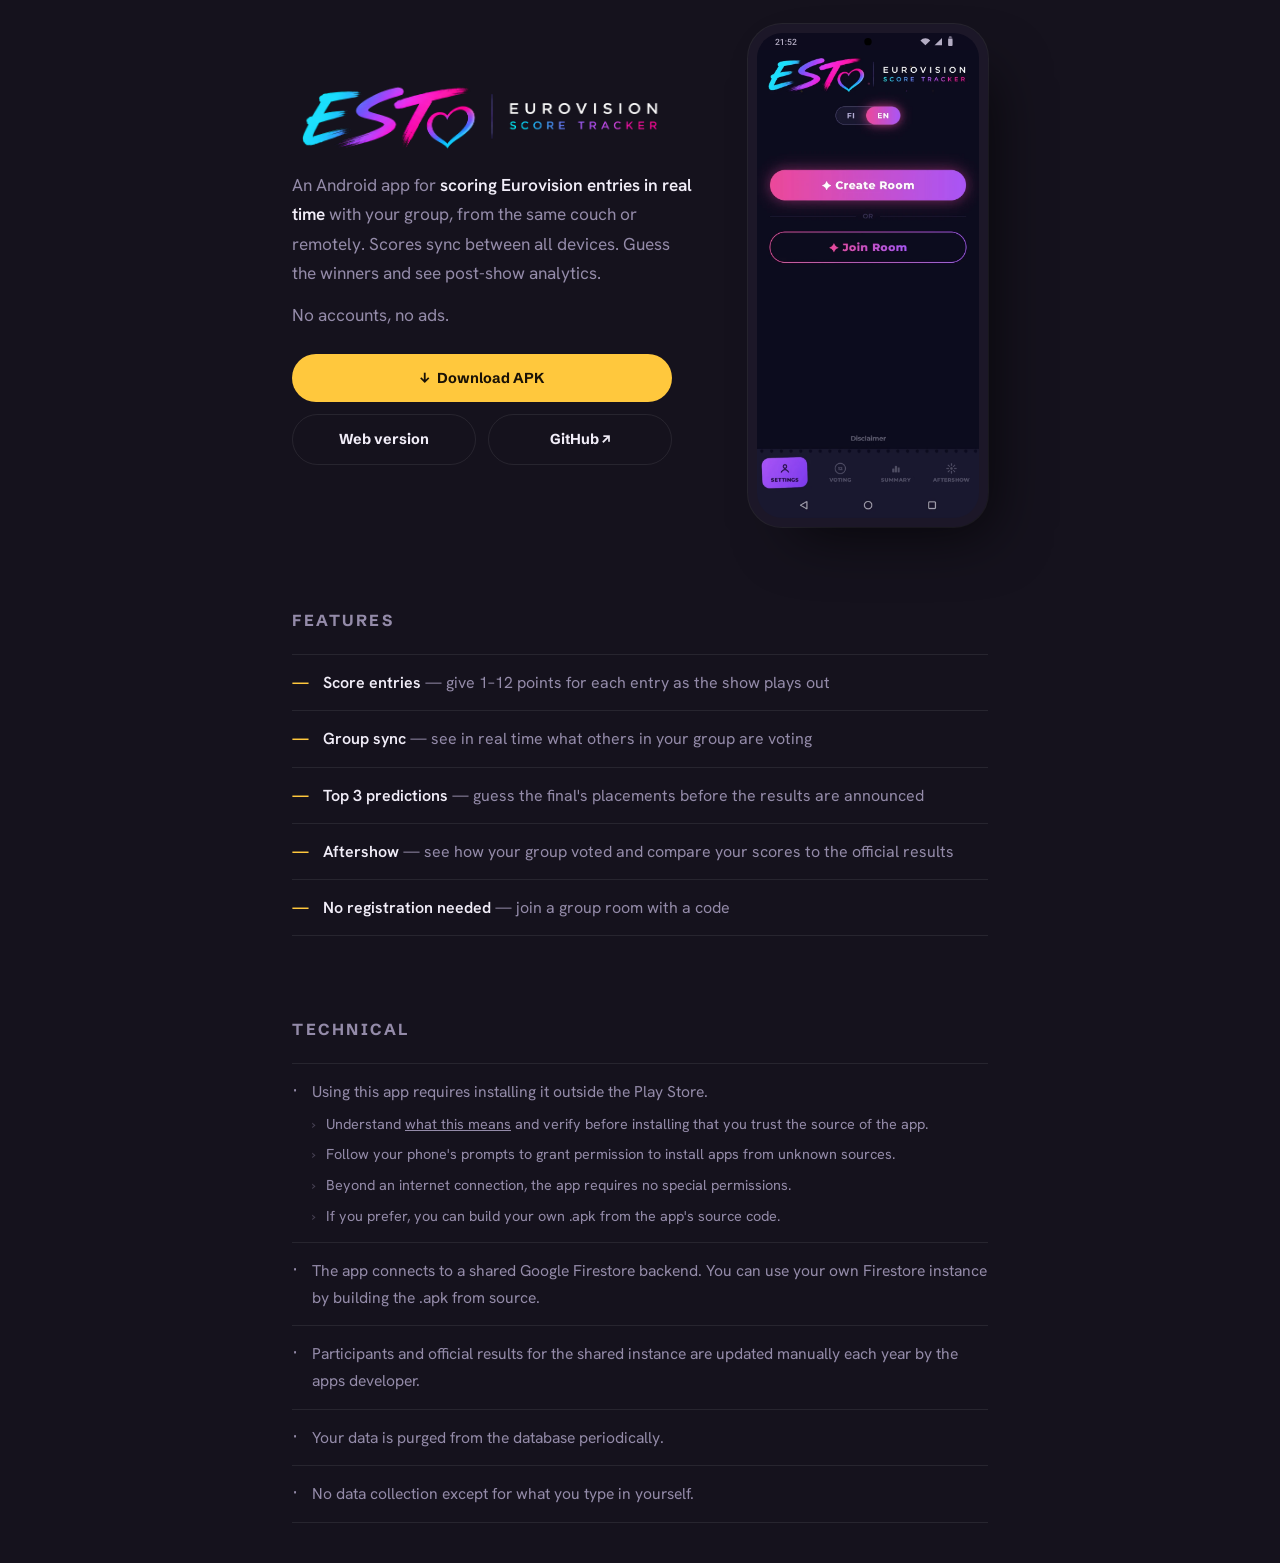
<file: docs/index.html>
<!DOCTYPE html>
<html lang="en">
<head>
<meta charset="UTF-8">
<meta name="viewport" content="width=device-width, initial-scale=1.0">
<title>EST — Eurovision Score Tracker</title>
<link rel="icon" href="favicon.svg" type="image/svg+xml">
<link rel="preconnect" href="https://fonts.googleapis.com">
<link rel="preconnect" href="https://fonts.gstatic.com" crossorigin="">
<link href="https://fonts.googleapis.com/css2?family=Schibsted+Grotesk:wght@500;600;700;800&family=Hanken+Grotesk:wght@400;500;600&family=Roboto:wght@500&display=swap" rel="stylesheet">
<style>
:root{
  --bg:#15121d;
  --bg-2:#1c1828;
  --card:#221d31;
  --text:#f1edf8;
  --muted:#948ba9;
  --gold:#ffc83d;
  --cyan:#38d9f5;
  --purple:#a64dff;
  --pink:#ff3a8c;
  --grad:linear-gradient(100deg,var(--cyan) 0%,var(--purple) 52%,var(--pink) 100%);
  --line:rgba(255,255,255,0.08);
}
*,*::before,*::after{box-sizing:border-box;margin:0;padding:0;}
html{scroll-behavior:smooth;}
body{font-family:'Hanken Grotesk',sans-serif;background:var(--bg);color:var(--text);line-height:1.7;-webkit-font-smoothing:antialiased;}
h2{font-family:'Schibsted Grotesk',sans-serif;font-size:1rem;font-weight:700;letter-spacing:.16em;text-transform:uppercase;color:var(--muted);margin-bottom:20px;}
a{color:var(--gold);text-decoration:none;}
a:hover{text-decoration:underline;}
.container{max-width:760px;margin:0 auto;padding:0 32px;}


/* intro */
.intro{padding:24px 0 40px;display:grid;grid-template-columns:1fr auto;gap:56px;align-items:center;}
.intro-banner{display:block;width:400px;height:65px;object-fit:cover;margin:0 0 20px -10px;cursor:pointer;user-select:none;-webkit-user-select:none;touch-action:manipulation;}
.intro-text p{font-size:1.08rem;color:var(--muted);max-width:520px;margin-bottom:12px;}
.intro-text p b{color:var(--text);font-weight:600;}
/* Download spans the full row; the two outlined buttons share the row below it equally. */
.btn-row{display:grid;grid-template-columns:1fr 1fr;gap:12px;max-width:380px;margin-top:24px;}
.btn-row a{justify-content:center;text-align:center;padding-left:16px;padding-right:16px;}
.btn-row .dl-btn{grid-column:1 / -1;}
.dl-btn{display:inline-flex;align-items:center;gap:8px;padding:12px 24px;border-radius:999px;background:var(--gold);color:#1a1206;font-family:'Schibsted Grotesk';font-weight:700;font-size:.9rem;transition:all .15s;}
.dl-btn:hover{background:#ffd96b;text-decoration:none;transform:translateY(-1px);}
.gh-btn{display:inline-flex;align-items:center;gap:8px;padding:12px 24px;border-radius:999px;background:transparent;color:var(--text);border:1.5px solid var(--line);font-family:'Schibsted Grotesk';font-weight:700;font-size:.9rem;transition:all .15s;}
.gh-btn:hover{border-color:rgba(255,255,255,0.3);text-decoration:none;transform:translateY(-1px);}
.phone{width:240px;flex-shrink:0;border-radius:34px;padding:9px;background:#1c1728;box-shadow:24px 28px 60px -24px rgba(0,0,0,.7),0 0 0 1px var(--line);display:flex;flex-direction:column;}
.phone img{display:block;width:100%;}
.screen{border-radius:25px;overflow:hidden;}
.status-bar{display:block;width:100%;}
.slider-wrap{overflow:hidden;}
.slider-track{display:flex;will-change:transform;transition:transform .45s cubic-bezier(.4,0,.2,1);}
.phone .slider-track img{flex-shrink:0;border-radius:0;}

/* divider */
hr{border:0;border-top:1px solid var(--line);margin:0;}

/* sections */
.section{padding:40px 0;}

/* feature list */
ul.feat{list-style:none;display:flex;flex-direction:column;gap:0;}
ul.feat li{padding:14px 0;border-bottom:1px solid var(--line);font-size:1rem;color:var(--muted);display:flex;gap:14px;align-items:flex-start;}
ul.feat li span{flex:1;}
ul.feat li:first-child{border-top:1px solid var(--line);}
ul.feat li::before{content:"—";color:var(--gold);font-weight:700;flex-shrink:0;}
ul.feat li b{color:var(--text);font-weight:600;}

/* tech list */
ul.tech{list-style:none;display:flex;flex-direction:column;gap:0;}
ul.tech li{padding:14px 0;border-bottom:1px solid var(--line);font-size:.98rem;color:var(--muted);display:flex;gap:14px;align-items:baseline;}
ul.tech li:first-child{border-top:1px solid var(--line);}
ul.tech li::before{content:"·";color:var(--muted);flex-shrink:0;font-size:1.2rem;line-height:1.4;}
ul.tech li code{font-family:monospace;font-size:.9em;background:var(--card);padding:2px 7px;border-radius:4px;color:var(--cyan);}
ul.tech li a{color:inherit;text-decoration:underline;}
ul.tech li a:hover{opacity:0.75;text-decoration:underline;}
ul.tech li .sub{display:block;position:relative;padding-left:14px;margin-top:6px;font-size:.92em;}
ul.tech li .sub::before{content:"›";position:absolute;left:0;opacity:.4;}

@media(max-width:640px){
  .intro{grid-template-columns:1fr;gap:36px;padding-top:16px;}
  .phone{width:190px;justify-self:center;}
  .intro-banner{width:340px;height:auto;}
}
</style>
</head>
<body>


<main>
  <div class="container">

    <section class="intro" id="top">
      <div class="intro-text">
        <img class="intro-banner" src="assets/banner_full.png" alt="EST — Eurovision Score Tracker">
        <p><span data-t="desc-prefix"></span><b data-t="desc-bold"></b> <span data-t="desc-rest"></span></p>
        <p data-t="tagline"></p>
        <div class="btn-row">
          <a class="dl-btn" href="https://github.com/github-0/est/releases/latest/download/app-release.apk" data-t="dl"></a>
          <a class="gh-btn" href="app/" data-t="web"></a>
          <a class="gh-btn" href="https://github.com/github-0/est">GitHub ↗</a>
        </div>
      </div>
      <div class="phone">
        <div class="screen">
        <!-- Placeholder Android status bar, drawn in screenshot pixels (720 px wide), so the screenshots can stay cropped below it. -->
        <svg class="status-bar" viewBox="0 0 720 56" aria-hidden="true">
          <rect width="720" height="56" fill="#0d0b1e"/>
          <text id="status-time" x="58" y="40" fill="#b4adc4" font-family="Roboto,sans-serif" font-size="28" font-weight="500" text-rendering="geometricPrecision">21:00</text>
          <circle cx="360" cy="28" r="12" fill="#000"/>
          <g fill="#b4adc4">
            <path d="M0 0L-16 -16A22.6 22.6 0 0 1 16 -16Z" transform="translate(546 40)"/>
            <path d="M0 0H24V-24Z" transform="translate(576 40)"/>
            <rect x="620" y="14" width="14" height="28" rx="3" fill-opacity=".35"/>
            <rect x="620" y="19" width="14" height="23" rx="3"/>
            <rect x="623" y="11" width="8" height="4" rx="1"/>
          </g>
        </svg>
        <div class="slider-wrap">
          <div class="slider-track" id="slider-track">
            <img data-screen="join" src="assets/screenshots/en_join.webp" alt="Create or join a room">
            <img data-screen="settings" src="assets/screenshots/en_settings.webp" alt="Room and show">
            <img data-screen="voting" src="assets/screenshots/en_voting.webp" alt="Voting">
            <img data-screen="picker" src="assets/screenshots/en_picker.webp" alt="Give points">
            <img data-screen="summary" src="assets/screenshots/en_summary.webp" alt="Summary">
            <img data-screen="map" src="assets/screenshots/en_map.webp" alt="Aftershow map">
            <img data-screen="twins" src="assets/screenshots/en_twins.webp" alt="Taste twins">
          </div>
        </div>
        </div>
      </div>
    </section>



    <section class="section" id="features">
      <h2 data-t="feat-head"></h2>
      <ul class="feat" id="feat-list"></ul>
    </section>



    <section class="section" id="technical">
      <h2 data-t="tech-head"></h2>
      <ul class="tech" id="tech-list"></ul>
    </section>

  </div>
</main>

<script>
let carouselReset;
const i18n = {
  en: {
    'desc-prefix': 'An Android app for ',
    'desc-bold': 'scoring Eurovision entries in real time',
    'desc-rest': 'with your group, from the same couch or remotely. Scores sync between all devices. Guess the winners and see post-show analytics.',
    'tagline': 'No accounts, no ads.',
    'web': 'Web version',
    'dl': '↓\u2002Download APK',
    'feat-head': 'Features',
    'tech-head': 'Technical',
    feats: [
      ['Score entries', 'give 1–12 points for each entry as the show plays out'],
      ['Group sync', 'see in real time what others in your group are voting'],
      ['Top 3 predictions', 'guess the final\'s placements before the results are announced'],
      ['Aftershow', 'see how your group voted and compare your scores to the official results'],
      ['No registration needed', 'join a group room with a code'],
    ],
    techs: [
      'Using this app requires installing it outside the Play Store.<span class="sub">Understand <a href="https://support.google.com/android/answer/9457058" target="_blank">what this means</a> and verify before installing that you trust the source of the app.</span><span class="sub">Follow your phone\'s prompts to grant permission to install apps from unknown sources.</span><span class="sub">Beyond an internet connection, the app requires no special permissions.</span><span class="sub">If you prefer, you can build your own .apk from the app\'s source code.</span>',
      'The app connects to a shared Google Firestore backend. You can use your own Firestore instance by building the .apk from source.',
      'Participants and official results for the shared instance are updated manually each year by the apps developer.',
      'Your data is purged from the database periodically.',
      'No data collection except for what you type in yourself.',
    ]
  },
  fi: {
    'desc-prefix': 'Android-sovellus ',
    'desc-bold': 'Euroviisu-esitysten pisteytykseen reaaliajassa',
    'desc-rest': 'ryhmäsi kesken, samalta sohvalta tai etänä. Pisteet synkronoituvat kaikkien laitteiden välillä. Arvaa voittajat ja katso finaalin jälkeinen analytiikka.',
    'tagline': 'Ei rekisteröintejä, ei mainoksia.',
    'web': 'Selainversio',
    'dl': '↓\u2002Lataa APK',
    'feat-head': 'Ominaisuudet',
    'tech-head': 'Tekniset tiedot',
    feats: [
      ['Pisteytä esitykset', 'anna kullekin esitykselle 1–12 pistettä kisojen edetessä'],
      ['Ryhmän mielipiteet', 'näe reaaliajassa, mitä muut ryhmässäsi äänestävät'],
      ['Top 3 -arvaukset', 'arvaa finaalin sijoitukset ennen tulosten julkistamista'],
      ['Aftershow', 'näe kuinka ryhmäsi äänesti ja vertaa pisteitänne virallisiin tuloksiin'],
      ['Ei rekisteröintiä', 'liity ryhmäkohtaiseen huoneeseen koodilla'],
    ],
    techs: [
      'Sovelluksen käyttö vaatii sen asennuksen Play Storen ulkopuolelta.<span class="sub">Ymmärrä <a href="https://support.google.com/android/answer/9457058?hl=fi" target="_blank">mitä tämä tarkoittaa</a> ja varmista aina, että luotat sovelluksen lähteeseen.</span><span class="sub">Seuraa puhelimesi ohjeita myöntääksesi luvan sovelluksien asentamiselle tuntemattomista lähteistä.</span><span class="sub">Sovelluksen käyttö ei vaadi internet-yhteyden lisäksi muita käyttöoikeuksia.</span><span class="sub">Halutessasi voit tuottaa oman .apk -tiedoston sovelluksen lähdekoodista.</span>',
      'Sovellus yhdistää jaettuun Google Firestore -taustajärjestelmään. Voit käyttää omaa Firestore-instanssiasi tuottamalla .apk -tiedoston lähdekoodista.',
      'Sovelluksen kehittäjä päivittää jaetun Firestore-instanssin osallistujatiedot ja tulokset manuaalisesti vuosittain.',
      'Syöttämäsi data poistetaan tietokannasta ajoittain.',
      'Sovellus ei kerää muita tietoja itse syöttämiesi tietojen lisäksi.',
    ]
  }
};

let currentLang = 'en';

function setLang(lang) {
  const t = i18n[lang];
  document.querySelectorAll('[data-t]').forEach(el => {
    const key = el.dataset.t;
    if (t[key] !== undefined) el.textContent = t[key];
  });
  // feature list
  const fl = document.getElementById('feat-list');
  fl.innerHTML = t.feats.map(([b,r]) => `<li><span><b>${b}</b> — ${r}</span></li>`).join('');
  // tech list
  const tl = document.getElementById('tech-list');
  tl.innerHTML = t.techs.map(s => `<li><span>${s}</span></li>`).join('');
  currentLang = lang;
  document.documentElement.lang = lang;
  localStorage.setItem('lang', lang);
  document.querySelectorAll('#slider-track [data-screen]').forEach(img => {
    img.src = `assets/screenshots/${lang}_${img.dataset.screen}.webp`;
  });
  if (typeof carouselReset === 'function') carouselReset();
}

// Auto-detect: stored pref → browser language → default EN
const stored = localStorage.getItem('lang');
const browser = navigator.language.slice(0,2).toLowerCase();
const initial = stored || (['fi'].includes(browser) ? browser : 'en');
setLang(initial);

// Double-tapping the logo switches between EN and FI. Counted by hand because a double tap
// doesn't fire dblclick in every mobile browser.
(function(){
  const banner = document.querySelector('.intro-banner');
  let lastTap = 0;
  banner.addEventListener('click', () => {
    const now = Date.now();
    if (now - lastTap < 350) {
      lastTap = 0;
      setLang(currentLang === 'en' ? 'fi' : 'en');
    } else {
      lastTap = now;
    }
  });
})();

// Status bar clock: the visitor's local time at page load (doesn't tick).
(function(){
  const now = new Date();
  const pad = n => String(n).padStart(2, '0');
  document.getElementById('status-time').textContent = `${pad(now.getHours())}:${pad(now.getMinutes())}`;
})();

// Screenshot carousel
(function(){
  const track = document.getElementById('slider-track');
  if (!track) return;
  const slides = track.querySelectorAll('img');
  const n = slides.length;
  if (!n) return;

  track.style.width = (n * 100) + '%';
  slides.forEach(img => { img.style.width = `calc(100% / ${n})`; });

  let cur = 0, timer;

  function slideTo(i) {
    cur = ((i % n) + n) % n;
    track.style.transform = `translateX(-${cur * (100 / n)}%)`;
  }

  function resetTimer() {
    clearInterval(timer);
    timer = setInterval(() => slideTo(cur + 1), 4000);
  }

  const wrap = track.parentElement;
  let tx0 = 0;
  wrap.addEventListener('touchstart', e => { tx0 = e.touches[0].clientX; }, {passive: true});
  wrap.addEventListener('touchend', e => {
    const dx = e.changedTouches[0].clientX - tx0;
    if (Math.abs(dx) > 30) {
      slideTo(dx < 0 ? cur + 1 : cur - 1);
      resetTimer();
    }
  });

  carouselReset = () => { slideTo(0); resetTimer(); };
  resetTimer();
})();
</script>
</body>
</html>
</file>
